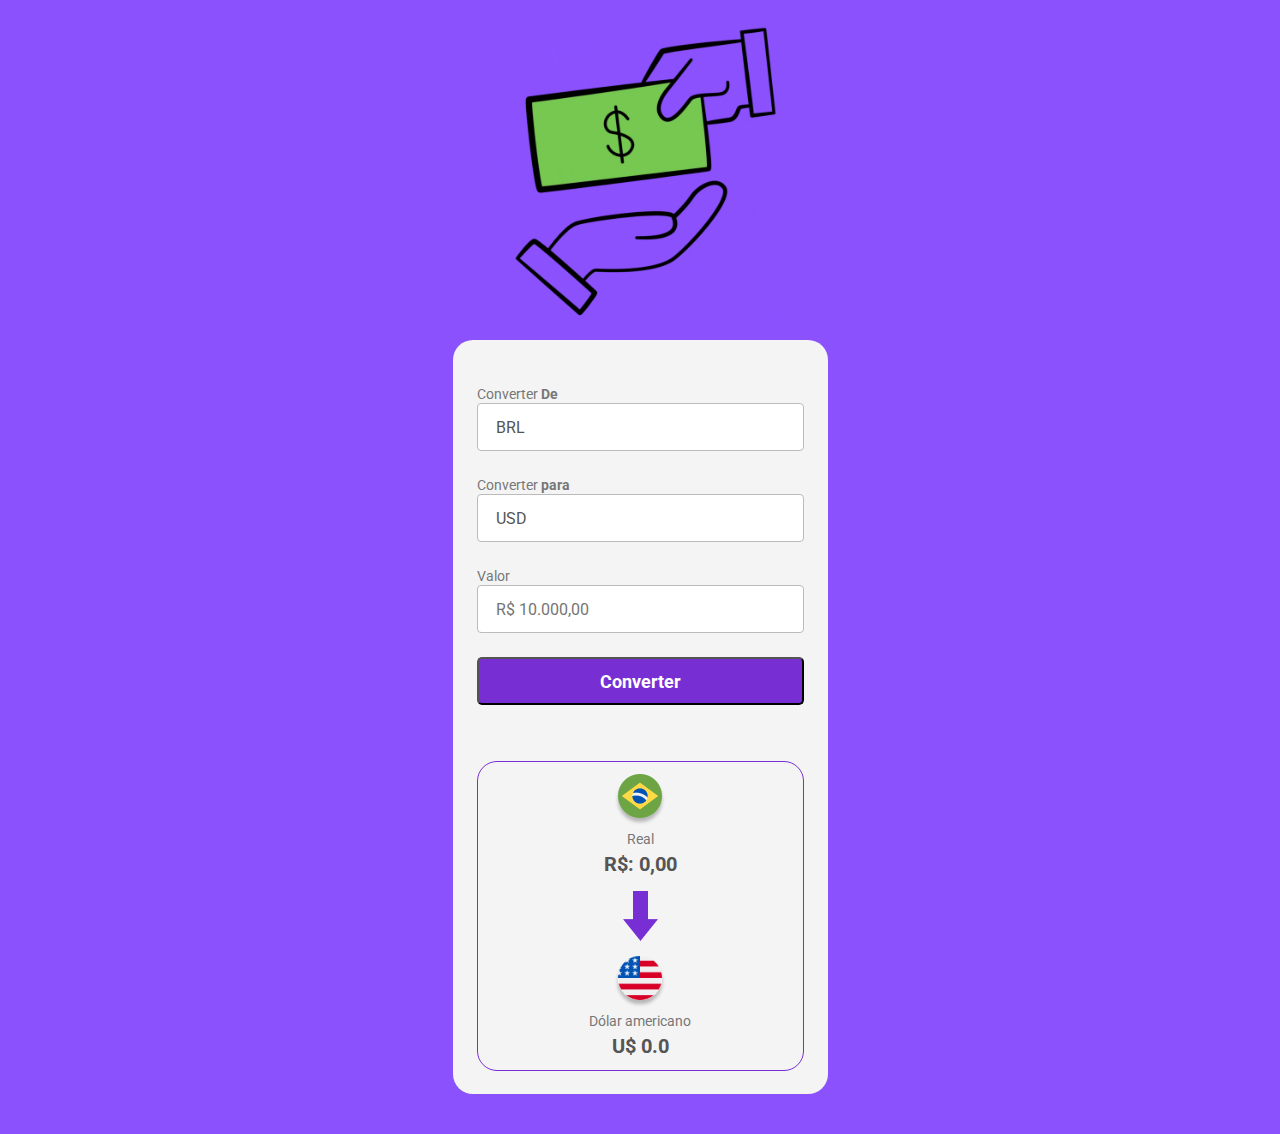
<file: index.html>
<!DOCTYPE html>
<html lang="pt-br">
  <head>
    <meta charset="UTF-8" />
    <meta name="viewport" content="width=device-width, initial-scale=1.0" />
    <link rel="preconnect" href="https://fonts.googleapis.com" />
    <link rel="preconnect" href="https://fonts.gstatic.com" crossorigin />
    <link
      href="https://fonts.googleapis.com/css2?family=Open+Sans:wght@300;400;500;600;700;800&family=Roboto:wght@400;700&display=swap"
      rel="stylesheet"
    />
    <link rel="stylesheet" href="/style.css">
    <title>DevClub - Convert Money</title>
  </head>
  <body onload="changeCurrencyToMain()">
    <img class="logo_convertor" src="/projeto1CursoJs/assets/logo.gif" alt="Imagem da logo">

    <main>
        <label > Converter <b>De</b>
            <select id="currency_select_main"></select>
        </label>
        <label > Converter <b>para</b>
            <select id="currency_select"></select>
        </label>
        <label for="">
            Valor
            <input class="input_currency" placeholder="R$ 10.000,00">
        </label>
        <button class="btn" onclick="convertCurrency(), changeCurrencyToMain()">Converter</button>
        
        <section>
            <div class="currency_box">
                <img id="currency_img_main" src="/projeto1CursoJs/assets/currentys/brasil 2.png" alt="logo-moeda-a-ser-convertida">
                <p class="currency" id="currency_name_main">Real Brasileiro</p>
                <p class="currency_value_toconvert">R$: 0,00</p>
            </div>

            <img class="arrow_img" src="/projeto1CursoJs/assets/Vector.png" alt="">

            <div class="currency_box">
                <img id="currency_img" src="/projeto1CursoJs/assets/currentys/estados-unidos (1) 1.png" alt="logo-moeda-convertida">
                <p class="currency" id="currency_name">Dolar Americano</p>
                <p class="currency_value">U$ 0.0</p>
            </div>
        </section>

    </main>
    <script src="script2.js"></script>
    <script src="script.js"></script>
   
  </body>
</html>
</file>
<file: style.css>
* {
  margin: 0;
  padding: 0;
  box-sizing: border-box;
  font-family: "Roboto", sans-serif;
  outline: none;
}
body {
  background-color: #8a51fc;
}
.logo_convertor {
  width: 300px;
  margin: 20px auto;
  display: block;
}

main {
  margin: 0 auto;
  background-color: #f4f4f4;
  border-radius: 20px;
  width: 375px;
  padding: 44px 24px 23px;
  margin: 0 auto 40px;
}

label {
  color: #777;
  font-family: Roboto;
  font-size: 14px;
  font-style: normal;
  font-weight: 400;
  line-height: 18px;
}
label b {
  color: #777;

  font-size: 14px;

  font-weight: 700;
}
select,
input {
  border-radius: 4px;
  border: 1px solid #bbb;
  background: #fff;
  padding-left: 18px;
  width: 100%;
  height: 48px;
  margin-bottom: 24px;
  appearance: none;
  font-size: 16px;
  font-style: 700;
  color: #555;
  cursor: pointer;
}

button {
  width: 100%;
  height: 48px;
  border-radius: 5px;
  background: #772fd3;
  transition: 0.5s ease-in-out;
  margin-bottom: 20px;
  font-size: 18px;
  color: #fff;
  font-weight: 700;
  cursor: pointer;
}
button:hover {
  scale: 1.08;
  color: black;
}

section {
  border-radius: 20px;
  border: 1px solid #772fd3;
  padding: 12px;
  margin-top: 36px;
  display: flex;
  flex-direction: column;
  align-items: center;
  justify-content: center;
}
.currency_box {
  display: flex;
  flex-direction: column;
  align-items: center;
  gap: 4px;
}

.arrow_img {
  margin: 15px 0;
}
.currency {
  color: #777;
  font-size: 14px;
  font-weight: 400;
  line-height: 18px;
}
.currency_value, .currency_value_toconvert {
  color: #555;
  font-weight: 700;
  font-size: 20px;
}
</file>
